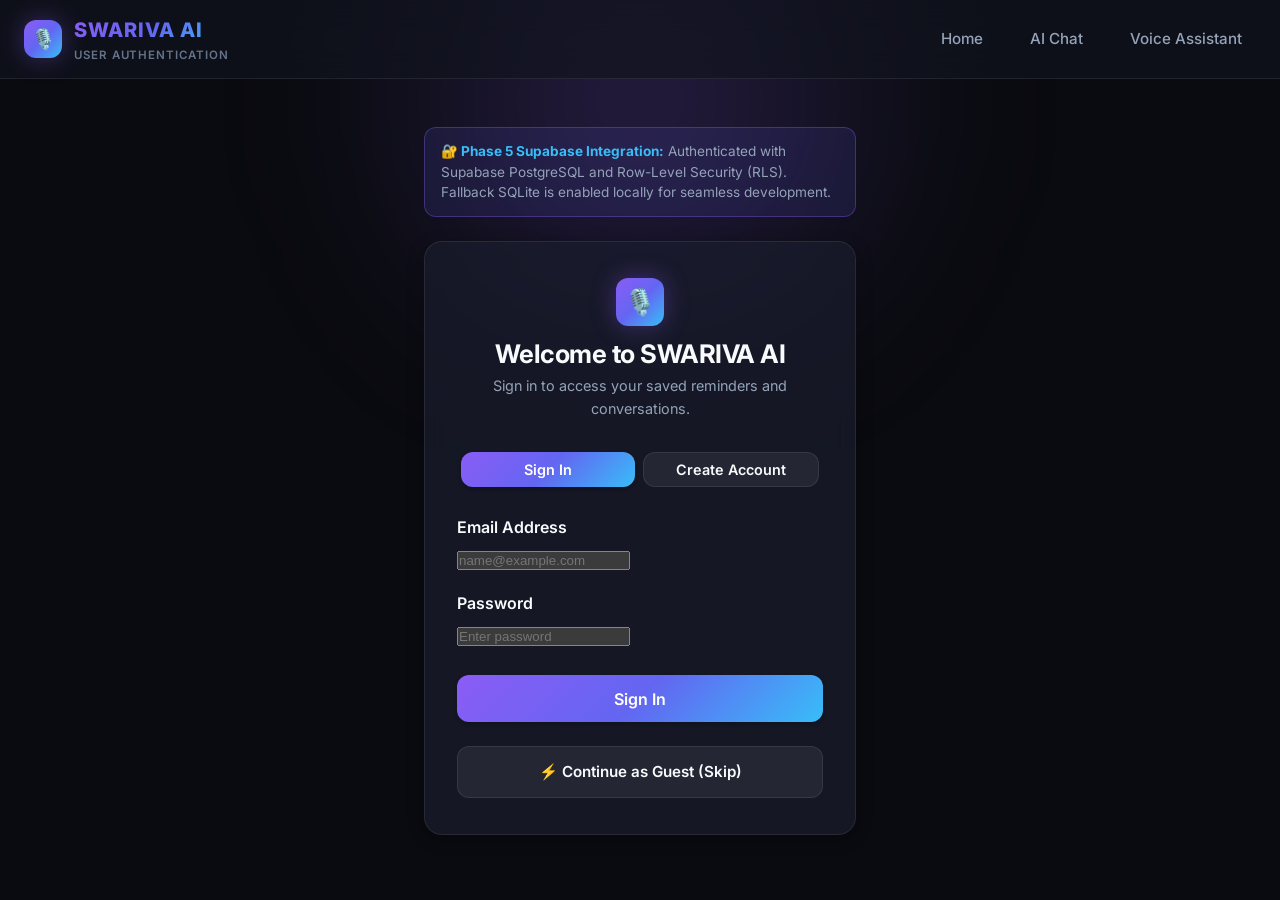
<file: frontend/auth.html>
<!DOCTYPE html>
<html lang="en">
<head>
  <meta charset="UTF-8">
  <meta name="viewport" content="width=device-width, initial-scale=1.0">
  <title>SWARIVA AI — Sign In / Sign Up</title>
  <link rel="stylesheet" href="css/variables.css">
  <link rel="stylesheet" href="css/style.css">
  <link rel="preconnect" href="https://fonts.googleapis.com">
  <link rel="preconnect" href="https://fonts.gstatic.com" crossorigin>
  <link href="https://fonts.googleapis.com/css2?family=Inter:wght@400;500;600;700;800&display=swap" rel="stylesheet">
</head>
<body>
  <div class="ambient-glow" aria-hidden="true"></div>

  <!-- Navigation -->
  <header class="navbar" role="banner">
    <a href="index.html" class="brand-container" aria-label="SWARIVA AI Home">
      <div class="brand-logo-icon">🎙️</div>
      <div class="brand-text-block">
        <span class="brand-title">SWARIVA AI</span>
        <span class="brand-tagline">User Authentication</span>
      </div>
    </a>

    <nav aria-label="Main Navigation">
      <ul class="nav-links">
        <li><a href="index.html" class="nav-link">Home</a></li>
        <li><a href="chat.html" class="nav-link">AI Chat</a></li>
        <li><a href="voice.html" class="nav-link">Voice Assistant</a></li>
      </ul>
    </nav>
  </header>

  <main class="container" style="max-width: 480px; padding-top: 3rem;">
    <!-- Architecture Notice -->
    <div style="background: rgba(99, 102, 241, 0.12); border: 1px solid var(--border-bright); padding: 0.85rem 1rem; border-radius: var(--radius-md); font-size: 0.85rem; color: var(--text-secondary); margin-bottom: 1.5rem; line-height: 1.5;">
      <strong style="color: var(--accent-cyan);">🔐 Phase 5 Supabase Integration:</strong>
      Authenticated with Supabase PostgreSQL and Row-Level Security (RLS). Fallback SQLite is enabled locally for seamless development.
    </div>

    <div class="card" style="padding: 2.25rem 2rem;">
      <div style="text-align: center; margin-bottom: 1.75rem;">
        <div class="brand-logo-icon" style="margin: 0 auto 0.75rem; width: 48px; height: 48px; font-size: 1.6rem;">🎙️</div>
        <h1 id="auth-title" style="font-size: 1.6rem;">Welcome to SWARIVA AI</h1>
        <p id="auth-subtitle" style="font-size: 0.9rem; margin-top: 0.25rem;">Sign in to access your saved reminders and conversations.</p>
      </div>

      <!-- Tab Switcher -->
      <div style="display: flex; gap: 0.5rem; margin-bottom: 1.5rem; background: var(--bg-surface); padding: 0.25rem; border-radius: var(--radius-md);">
        <button id="tab-login" class="btn btn-primary" style="flex: 1; padding: 0.5rem; font-size: 0.9rem;">Sign In</button>
        <button id="tab-signup" class="btn btn-secondary" style="flex: 1; padding: 0.5rem; font-size: 0.9rem;">Create Account</button>
      </div>

      <!-- Sign In Form -->
      <form id="form-login" style="display: flex; flex-direction: column; gap: 1.15rem;">
        <div>
          <label for="login-email" class="form-label" style="display: block; margin-bottom: 0.4rem; font-weight: 600;">Email Address</label>
          <input type="email" id="login-email" class="text-input" placeholder="name@example.com" required autocomplete="email">
        </div>

        <div>
          <label for="login-password" class="form-label" style="display: block; margin-bottom: 0.4rem; font-weight: 600;">Password</label>
          <input type="password" id="login-password" class="text-input" placeholder="Enter password" required autocomplete="current-password">
        </div>

        <button type="submit" id="btn-login-submit" class="btn btn-primary" style="width: 100%; padding: 0.85rem; font-size: 1rem; margin-top: 0.5rem;">
          Sign In
        </button>
      </form>

      <!-- Sign Up Form (hidden by default) -->
      <form id="form-signup" style="display: none; flex-direction: column; gap: 1.15rem;">
        <div>
          <label for="signup-name" class="form-label" style="display: block; margin-bottom: 0.4rem; font-weight: 600;">Full Name</label>
          <input type="text" id="signup-name" class="text-input" placeholder="e.g. Ramesh Kumar" required autocomplete="name">
        </div>

        <div>
          <label for="signup-email" class="form-label" style="display: block; margin-bottom: 0.4rem; font-weight: 600;">Email Address</label>
          <input type="email" id="signup-email" class="text-input" placeholder="name@example.com" required autocomplete="email">
        </div>

        <div>
          <label for="signup-password" class="form-label" style="display: block; margin-bottom: 0.4rem; font-weight: 600;">Password (min 6 chars)</label>
          <input type="password" id="signup-password" class="text-input" placeholder="Choose a secure password" minlength="6" required autocomplete="new-password">
        </div>

        <div>
          <label for="signup-lang" class="form-label" style="display: block; margin-bottom: 0.4rem; font-weight: 600;">Primary Language</label>
          <select id="signup-lang" class="select-input">
            <option value="auto">Auto-Detect</option>
            <option value="english">English (en-IN)</option>
            <option value="hindi">Hindi (hi-IN)</option>
            <option value="telugu">Telugu (te-IN)</option>
          </select>
        </div>

        <button type="submit" id="btn-signup-submit" class="btn btn-primary" style="width: 100%; padding: 0.85rem; font-size: 1rem; margin-top: 0.5rem;">
          Create Account
        </button>
      </form>

      <div style="margin-top: 1.5rem; text-align: center;">
        <a href="chat.html" class="btn btn-secondary" style="width: 100%; padding: 0.8rem; font-size: 0.95rem; text-align: center; display: block;">
          ⚡ Continue as Guest (Skip)
        </a>
      </div>
    </div>
  </main>

  <script src="js/config.js"></script>
  <script src="js/api.js"></script>
  <script>
    document.addEventListener('DOMContentLoaded', () => {
      const tabLogin = document.getElementById('tab-login');
      const tabSignup = document.getElementById('tab-signup');
      const formLogin = document.getElementById('form-login');
      const formSignup = document.getElementById('form-signup');
      const authTitle = document.getElementById('auth-title');
      const authSubtitle = document.getElementById('auth-subtitle');

      // Check if already authenticated
      const token = getAuthToken();
      if (token) {
        SwarivaAPI.auth.me().then(profile => {
          if (profile) {
            showToast(`Already signed in as ${profile.full_name || profile.email}`, 'info');
            setTimeout(() => { window.location.href = 'chat.html'; }, 1000);
          }
        }).catch(() => {});
      }

      tabLogin.addEventListener('click', () => {
        tabLogin.className = 'btn btn-primary';
        tabSignup.className = 'btn btn-secondary';
        formLogin.style.display = 'flex';
        formSignup.style.display = 'none';
        authTitle.textContent = 'Welcome to SWARIVA AI';
        authSubtitle.textContent = 'Sign in to access your saved reminders and conversations.';
      });

      tabSignup.addEventListener('click', () => {
        tabSignup.className = 'btn btn-primary';
        tabLogin.className = 'btn btn-secondary';
        formLogin.style.display = 'none';
        formSignup.style.display = 'flex';
        authTitle.textContent = 'Join SWARIVA AI';
        authSubtitle.textContent = 'Create an account for synchronized voice memory and settings.';
      });

      // Handle Login
      formLogin.addEventListener('submit', async (e) => {
        e.preventDefault();
        const email = document.getElementById('login-email').value.trim();
        const password = document.getElementById('login-password').value;
        const btn = document.getElementById('btn-login-submit');

        btn.disabled = true;
        btn.textContent = 'Signing in...';

        try {
          const res = await SwarivaAPI.auth.login({ email, password });
          showToast(`Welcome back, ${res.full_name || res.email}!`, 'success');
          setTimeout(() => {
            window.location.href = 'chat.html';
          }, 800);
        } catch (err) {
          showToast(err.message, 'error', 4500);
        } finally {
          btn.disabled = false;
          btn.textContent = 'Sign In';
        }
      });

      // Handle Sign Up
      formSignup.addEventListener('submit', async (e) => {
        e.preventDefault();
        const fullName = document.getElementById('signup-name').value.trim();
        const email = document.getElementById('signup-email').value.trim();
        const password = document.getElementById('signup-password').value;
        const preferredLanguage = document.getElementById('signup-lang').value;
        const btn = document.getElementById('btn-signup-submit');

        btn.disabled = true;
        btn.textContent = 'Creating account...';

        try {
          const res = await SwarivaAPI.auth.signup({
            fullName,
            email,
            password,
            preferredLanguage,
          });
          setStoredLanguage(preferredLanguage);
          showToast(`Account created! Welcome, ${res.full_name}!`, 'success');
          setTimeout(() => {
            window.location.href = 'chat.html';
          }, 800);
        } catch (err) {
          showToast(err.message, 'error', 4500);
        } finally {
          btn.disabled = false;
          btn.textContent = 'Create Account';
        }
      });
    });
  </script>
</body>
</html>
</file>
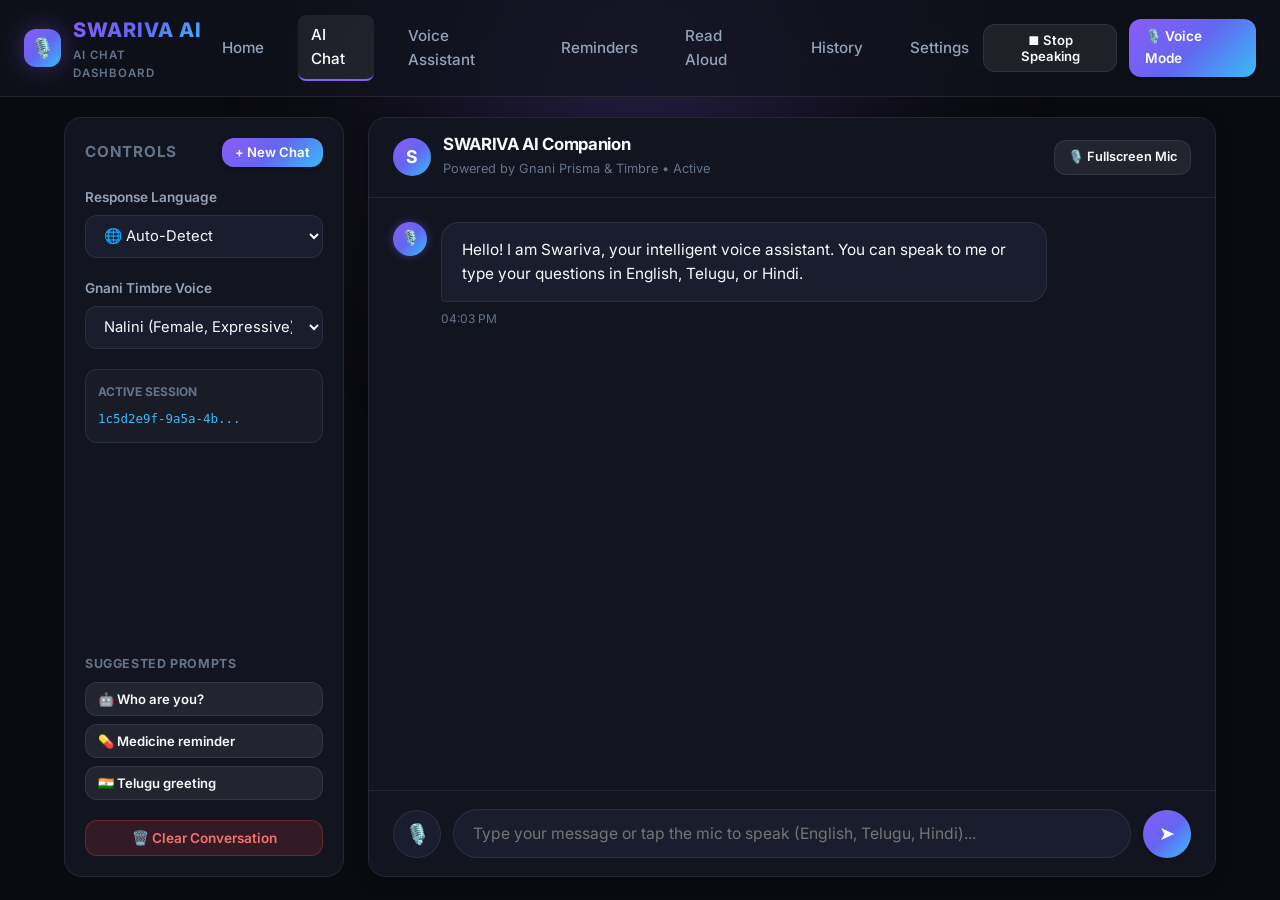
<file: frontend/chat.html>
<!DOCTYPE html>
<html lang="en">
<head>
  <meta charset="UTF-8">
  <meta name="viewport" content="width=device-width, initial-scale=1.0">
  <title>SWARIVA AI — Chat Dashboard</title>
  <link rel="stylesheet" href="css/variables.css">
  <link rel="stylesheet" href="css/style.css">
  <link rel="stylesheet" href="css/chat.css">
  <link rel="preconnect" href="https://fonts.googleapis.com">
  <link rel="preconnect" href="https://fonts.gstatic.com" crossorigin>
  <link href="https://fonts.googleapis.com/css2?family=Inter:wght@400;500;600;700;800&display=swap" rel="stylesheet">
</head>
<body>
  <div class="ambient-glow" aria-hidden="true"></div>

  <!-- Navigation -->
  <header class="navbar" role="banner">
    <a href="index.html" class="brand-container" aria-label="SWARIVA AI Home">
      <div class="brand-logo-icon">🎙️</div>
      <div class="brand-text-block">
        <span class="brand-title">SWARIVA AI</span>
        <span class="brand-tagline">AI Chat Dashboard</span>
      </div>
    </a>

    <nav aria-label="Main Navigation">
      <ul class="nav-links">
        <li><a href="index.html" class="nav-link">Home</a></li>
        <li><a href="chat.html" class="nav-link active">AI Chat</a></li>
        <li><a href="voice.html" class="nav-link">Voice Assistant</a></li>
        <li><a href="reminders.html" class="nav-link">Reminders</a></li>
        <li><a href="read_aloud.html" class="nav-link">Read Aloud</a></li>
        <li><a href="history.html" class="nav-link">History</a></li>
        <li><a href="settings.html" class="nav-link">Settings</a></li>
      </ul>
    </nav>

    <div class="header-actions">
      <button id="stop-audio-btn" class="btn btn-secondary" style="padding: 0.45rem 0.85rem; font-size: 0.82rem;" title="Halt current voice speech">
        ⏹ Stop Speaking
      </button>
      <a href="voice.html" class="btn btn-primary" style="padding: 0.45rem 1rem; font-size: 0.85rem;">
        🎙️ Voice Mode
      </a>
    </div>
  </header>

  <!-- Main Chat Workspace -->
  <main class="container" style="padding-top: 1.25rem; padding-bottom: 1.25rem;">
    <div class="chat-layout">
      <!-- Sidebar -->
      <aside class="chat-sidebar" role="complementary" aria-label="Chat Controls and Sessions">
        <div class="sidebar-header">
          <span class="sidebar-title">Controls</span>
          <button id="new-chat-btn" class="btn btn-primary" style="padding: 0.4rem 0.8rem; font-size: 0.82rem;" title="Start a fresh conversation">
            + New Chat
          </button>
        </div>

        <!-- Language Preference -->
        <div class="lang-selector-box">
          <label for="language-select" class="form-label">Response Language</label>
          <select id="language-select" class="select-input">
            <option value="auto">🌐 Auto-Detect</option>
            <option value="english">🇬🇧 English (en-IN)</option>
            <option value="hindi">🇮🇳 Hindi (hi-IN)</option>
            <option value="telugu">🇮🇳 Telugu (te-IN)</option>
          </select>
        </div>

        <!-- Voice Preference -->
        <div class="lang-selector-box">
          <label for="voice-select" class="form-label">Gnani Timbre Voice</label>
          <select id="voice-select" class="select-input">
            <option value="Nalini">Nalini (Female, Expressive)</option>
            <option value="Kaveri">Kaveri (Female, Bright)</option>
            <option value="Deepak">Deepak (Male, Conversational)</option>
          </select>
        </div>

        <!-- Active Session Info -->
        <div style="background: rgba(255, 255, 255, 0.03); border: 1px solid var(--border-subtle); padding: 0.75rem; border-radius: var(--radius-md);">
          <span style="font-size: 0.75rem; color: var(--text-muted); text-transform: uppercase; font-weight: 700; display: block; margin-bottom: 4px;">Active Session</span>
          <code id="session-display" style="font-size: 0.78rem; color: var(--accent-cyan); word-break: break-all;">Loading...</code>
        </div>

        <!-- Quick Prompts -->
        <div style="display: flex; flex-direction: column; gap: 0.5rem; margin-top: auto;">
          <span class="sidebar-title" style="font-size: 0.78rem;">Suggested Prompts</span>
          <button class="btn btn-secondary" style="text-align: left; justify-content: flex-start; padding: 0.5rem 0.75rem; font-size: 0.82rem;" onclick="document.getElementById('chat-input').value='Who are you and how can you help me?'; document.getElementById('send-btn').click();">
            🤖 Who are you?
          </button>
          <button class="btn btn-secondary" style="text-align: left; justify-content: flex-start; padding: 0.5rem 0.75rem; font-size: 0.82rem;" onclick="document.getElementById('chat-input').value='Remind me to take my medicine at 8 PM'; document.getElementById('send-btn').click();">
            💊 Medicine reminder
          </button>
          <button class="btn btn-secondary" style="text-align: left; justify-content: flex-start; padding: 0.5rem 0.75rem; font-size: 0.82rem;" onclick="document.getElementById('chat-input').value='నమస్కారం! మీరు నాకు ఎలా సహాయం చేయగలరు?'; document.getElementById('send-btn').click();">
            🇮🇳 Telugu greeting
          </button>
        </div>

        <!-- Clear Session Context -->
        <button id="clear-chat-btn" class="btn btn-danger" style="width: 100%; font-size: 0.85rem; padding: 0.55rem;">
          🗑️ Clear Conversation
        </button>
      </aside>

      <!-- Main Conversation Stream -->
      <section class="chat-main" role="main" aria-label="Conversation with Swariva AI">
        <!-- Header -->
        <div class="chat-main-header">
          <div class="chat-header-info">
            <div class="chat-agent-avatar">S</div>
            <div class="chat-agent-meta">
              <h3>SWARIVA AI Companion</h3>
              <span>Powered by Gnani Prisma & Timbre • Active</span>
            </div>
          </div>
          <div style="display: flex; gap: 0.5rem;">
            <a href="voice.html" class="btn btn-secondary" style="padding: 0.4rem 0.8rem; font-size: 0.8rem;">
              🎙️ Fullscreen Mic
            </a>
          </div>
        </div>

        <!-- Messages Stream -->
        <div id="conversation-stream" class="conversation-stream" role="log" aria-live="polite">
          <!-- Populated dynamically by chat.js -->
        </div>

        <!-- Active Recording Waveform Banner -->
        <div id="recording-bar" class="recording-bar" role="region" aria-label="Microphone Recording in Progress">
          <div style="display: flex; align-items: center; gap: 0.75rem;">
            <span class="status-dot" style="background: #ef4444;"></span>
            <span>Recording your voice for Gnani Prisma STT...</span>
            <span id="recording-timer" style="font-weight: 700; color: #fff;">00:00 / 00:30</span>
          </div>
          <button class="btn btn-danger" style="padding: 0.25rem 0.75rem; font-size: 0.78rem;" onclick="document.getElementById('mic-btn').click();">
            Stop & Process
          </button>
        </div>

        <!-- Input Bar -->
        <div class="chat-input-container">
          <canvas id="chat-waveform" class="waveform-canvas" height="35" style="height: 35px; display: none;"></canvas>

          <div class="input-row">
            <button id="mic-btn" class="mic-toggle-btn" title="Speak to Swariva AI via Gnani Prisma (click to record)" aria-label="Voice input toggle">
              🎙️
            </button>
            <input
              type="text"
              id="chat-input"
              class="chat-input"
              placeholder="Type your message or tap the mic to speak (English, Telugu, Hindi)..."
              autocomplete="off"
              aria-label="Your message to Swariva AI"
            />
            <button id="send-btn" class="send-btn" title="Send message" aria-label="Send message">
              ➤
            </button>
          </div>
        </div>
      </section>
    </div>
  </main>

  <script src="js/config.js"></script>
  <script src="js/api.js"></script>
  <script src="js/audio.js"></script>
  <script src="js/recorder.js"></script>
  <script src="js/chat.js"></script>
</body>
</html>
</file>
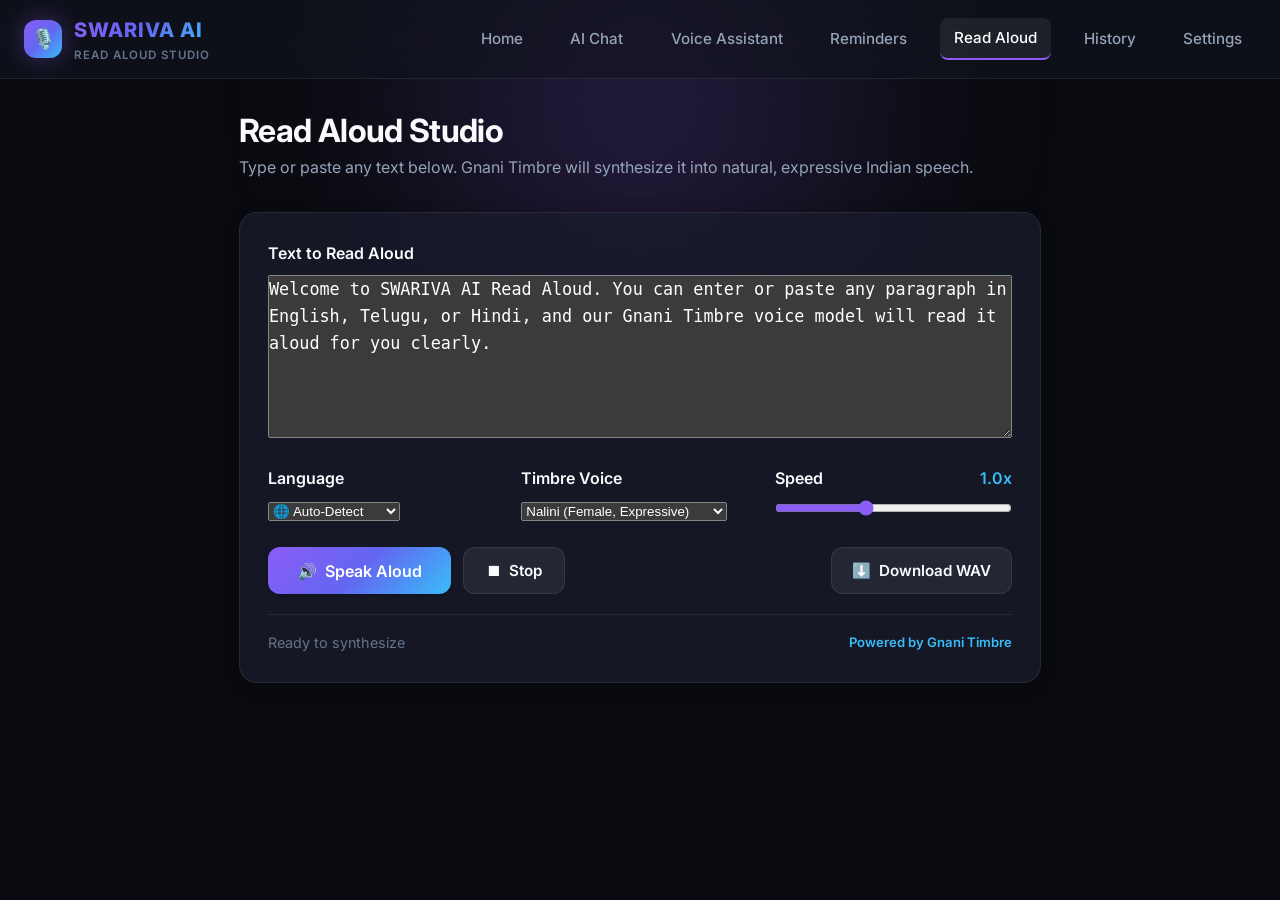
<file: frontend/read_aloud.html>
<!DOCTYPE html>
<html lang="en">
<head>
  <meta charset="UTF-8">
  <meta name="viewport" content="width=device-width, initial-scale=1.0">
  <title>SWARIVA AI — Read Aloud Studio</title>
  <link rel="stylesheet" href="css/variables.css">
  <link rel="stylesheet" href="css/style.css">
  <link rel="preconnect" href="https://fonts.googleapis.com">
  <link rel="preconnect" href="https://fonts.gstatic.com" crossorigin>
  <link href="https://fonts.googleapis.com/css2?family=Inter:wght@400;500;600;700;800&display=swap" rel="stylesheet">
</head>
<body>
  <div class="ambient-glow" aria-hidden="true"></div>

  <!-- Navigation -->
  <header class="navbar" role="banner">
    <a href="index.html" class="brand-container" aria-label="SWARIVA AI Home">
      <div class="brand-logo-icon">🎙️</div>
      <div class="brand-text-block">
        <span class="brand-title">SWARIVA AI</span>
        <span class="brand-tagline">Read Aloud Studio</span>
      </div>
    </a>

    <nav aria-label="Main Navigation">
      <ul class="nav-links">
        <li><a href="index.html" class="nav-link">Home</a></li>
        <li><a href="chat.html" class="nav-link">AI Chat</a></li>
        <li><a href="voice.html" class="nav-link">Voice Assistant</a></li>
        <li><a href="reminders.html" class="nav-link">Reminders</a></li>
        <li><a href="read_aloud.html" class="nav-link active">Read Aloud</a></li>
        <li><a href="history.html" class="nav-link">History</a></li>
        <li><a href="settings.html" class="nav-link">Settings</a></li>
      </ul>
    </nav>
  </header>

  <main class="container" style="max-width: 850px; padding-top: 2rem;">
    <div style="margin-bottom: 2rem;">
      <h1 style="font-size: 2rem;">Read Aloud Studio</h1>
      <p style="margin-top: 0.25rem;">Type or paste any text below. Gnani Timbre will synthesize it into natural, expressive Indian speech.</p>
    </div>

    <div class="card" style="margin-bottom: 2rem;">
      <div style="margin-bottom: 1.25rem;">
        <label for="read-text-input" class="form-label" style="display: block; margin-bottom: 0.5rem; font-weight: 600;">Text to Read Aloud</label>
        <textarea
          id="read-text-input"
          class="text-input"
          rows="6"
          placeholder="Paste articles, letters, study notes, or questions in English, Telugu, or Hindi here..."
          style="width: 100%; resize: vertical; font-size: 1.05rem; line-height: 1.6;"
        ></textarea>
      </div>

      <!-- Controls Grid -->
      <div style="display: grid; grid-template-columns: repeat(auto-fit, minmax(200px, 1fr)); gap: 1rem; margin-bottom: 1.5rem;">
        <div>
          <label for="read-lang-select" class="form-label" style="display: block; margin-bottom: 0.4rem; font-weight: 600;">Language</label>
          <select id="read-lang-select" class="select-input">
            <option value="auto">🌐 Auto-Detect</option>
            <option value="english">🇬🇧 English (en-IN)</option>
            <option value="hindi">🇮🇳 Hindi (hi-IN)</option>
            <option value="telugu">🇮🇳 Telugu (te-IN)</option>
          </select>
        </div>

        <div>
          <label for="read-voice-select" class="form-label" style="display: block; margin-bottom: 0.4rem; font-weight: 600;">Timbre Voice</label>
          <select id="read-voice-select" class="select-input">
            <option value="Nalini">Nalini (Female, Expressive)</option>
            <option value="Kaveri">Kaveri (Female, Bright)</option>
            <option value="Deepak">Deepak (Male, Conversational)</option>
          </select>
        </div>

        <div>
          <label for="read-speed-slider" class="form-label" style="display: flex; justify-content: space-between; margin-bottom: 0.4rem; font-weight: 600;">
            <span>Speed</span>
            <span id="read-speed-label" style="color: var(--accent-cyan);">1.0x</span>
          </label>
          <input
            type="range"
            id="read-speed-slider"
            min="0.7"
            max="1.5"
            step="0.1"
            value="1.0"
            style="width: 100%; accent-color: var(--primary-purple); cursor: pointer;"
          >
        </div>
      </div>

      <!-- Action Buttons -->
      <div style="display: flex; align-items: center; justify-content: space-between; flex-wrap: wrap; gap: 1rem;">
        <div style="display: flex; gap: 0.75rem;">
          <button id="speak-aloud-btn" class="btn btn-primary" style="padding: 0.8rem 1.8rem; font-size: 1rem;">
            <span>🔊</span> Speak Aloud
          </button>
          <button id="stop-aloud-btn" class="btn btn-secondary" style="padding: 0.8rem 1.4rem;">
            <span>⏹</span> Stop
          </button>
        </div>

        <div>
          <button id="download-audio-btn" class="btn btn-secondary" style="padding: 0.8rem 1.25rem;" disabled>
            <span>⬇️</span> Download WAV
          </button>
        </div>
      </div>

      <!-- Live Playback Status -->
      <div style="margin-top: 1.25rem; padding-top: 1rem; border-top: 1px solid var(--border-subtle); display: flex; align-items: center; justify-content: space-between;">
        <span id="read-status-label" style="font-size: 0.9rem; color: var(--text-muted);">Ready to synthesize</span>
        <span style="font-size: 0.82rem; color: var(--accent-cyan); font-weight: 600;">Powered by Gnani Timbre</span>
      </div>
    </div>
  </main>

  <script src="js/config.js"></script>
  <script src="js/api.js"></script>
  <script src="js/audio.js"></script>
  <script src="js/read_aloud.js"></script>
</body>
</html>
</file>
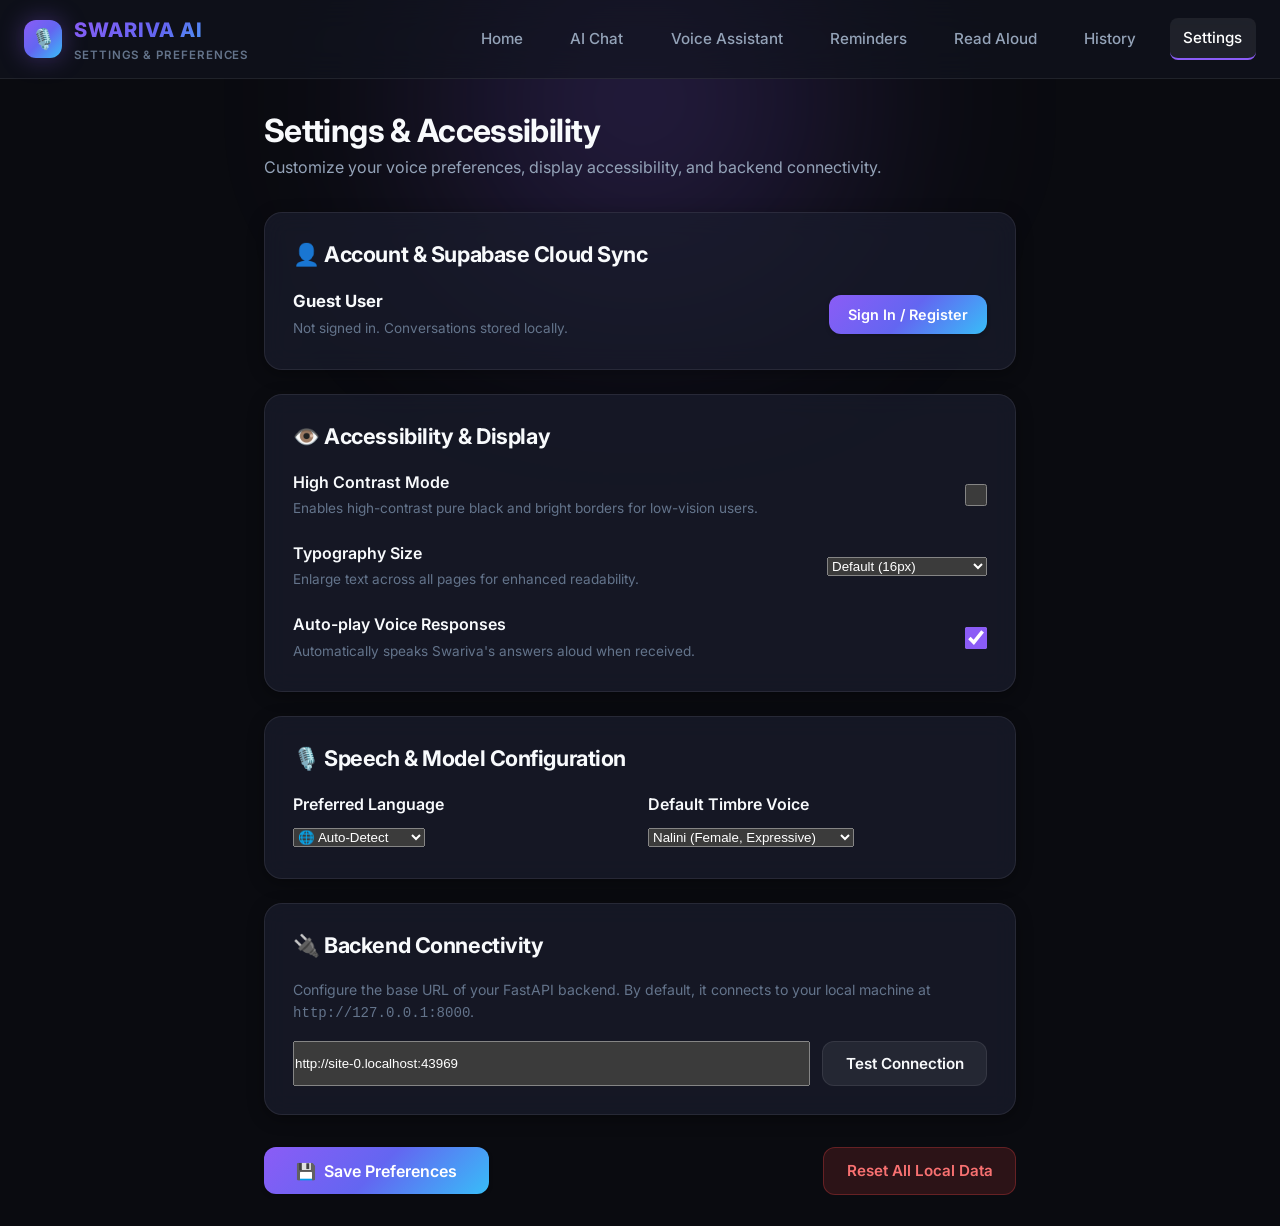
<file: frontend/settings.html>
<!DOCTYPE html>
<html lang="en">
<head>
  <meta charset="UTF-8">
  <meta name="viewport" content="width=device-width, initial-scale=1.0">
  <title>SWARIVA AI — Settings & Accessibility</title>
  <link rel="stylesheet" href="css/variables.css">
  <link rel="stylesheet" href="css/style.css">
  <link rel="preconnect" href="https://fonts.googleapis.com">
  <link rel="preconnect" href="https://fonts.gstatic.com" crossorigin>
  <link href="https://fonts.googleapis.com/css2?family=Inter:wght@400;500;600;700;800&display=swap" rel="stylesheet">
</head>
<body>
  <div class="ambient-glow" aria-hidden="true"></div>

  <!-- Navigation -->
  <header class="navbar" role="banner">
    <a href="index.html" class="brand-container" aria-label="SWARIVA AI Home">
      <div class="brand-logo-icon">🎙️</div>
      <div class="brand-text-block">
        <span class="brand-title">SWARIVA AI</span>
        <span class="brand-tagline">Settings & Preferences</span>
      </div>
    </a>

    <nav aria-label="Main Navigation">
      <ul class="nav-links">
        <li><a href="index.html" class="nav-link">Home</a></li>
        <li><a href="chat.html" class="nav-link">AI Chat</a></li>
        <li><a href="voice.html" class="nav-link">Voice Assistant</a></li>
        <li><a href="reminders.html" class="nav-link">Reminders</a></li>
        <li><a href="read_aloud.html" class="nav-link">Read Aloud</a></li>
        <li><a href="history.html" class="nav-link">History</a></li>
        <li><a href="settings.html" class="nav-link active">Settings</a></li>
      </ul>
    </nav>
  </header>

  <main class="container" style="max-width: 800px; padding-top: 2rem;">
    <div style="margin-bottom: 2rem;">
      <h1 style="font-size: 2rem;">Settings & Accessibility</h1>
      <p style="margin-top: 0.25rem;">Customize your voice preferences, display accessibility, and backend connectivity.</p>
    </div>

    <!-- Section 0: User Profile & Supabase Auth -->
    <div class="card" style="margin-bottom: 1.5rem;">
      <h3 style="margin-bottom: 1.25rem;">👤 Account & Supabase Cloud Sync</h3>
      <div id="account-status-card" style="display: flex; align-items: center; justify-content: space-between; flex-wrap: wrap; gap: 1rem;">
        <div>
          <span id="account-display-name" style="font-weight: 700; font-size: 1.05rem; display: block;">Guest User</span>
          <span id="account-display-email" style="font-size: 0.85rem; color: var(--text-muted);">Not signed in. Conversations stored locally.</span>
        </div>
        <div id="account-actions">
          <a href="auth.html" id="btn-account-auth" class="btn btn-primary" style="padding: 0.5rem 1.2rem; font-size: 0.9rem;">Sign In / Register</a>
        </div>
      </div>
    </div>

    <!-- Section 1: Accessibility Options -->
    <div class="card" style="margin-bottom: 1.5rem;">
      <h3 style="margin-bottom: 1.25rem;">👁️ Accessibility & Display</h3>

      <div style="display: flex; flex-direction: column; gap: 1.25rem;">
        <!-- High Contrast Mode -->
        <div style="display: flex; align-items: center; justify-content: space-between; gap: 1rem;">
          <div>
            <label for="setting-contrast" style="font-weight: 600; font-size: 1rem; display: block;">High Contrast Mode</label>
            <span style="font-size: 0.85rem; color: var(--text-muted);">Enables high-contrast pure black and bright borders for low-vision users.</span>
          </div>
          <input type="checkbox" id="setting-contrast" style="width: 22px; height: 22px; accent-color: var(--primary-purple); cursor: pointer;">
        </div>

        <!-- Font Size -->
        <div style="display: flex; align-items: center; justify-content: space-between; gap: 1rem;">
          <div>
            <label for="setting-fontsize" style="font-weight: 600; font-size: 1rem; display: block;">Typography Size</label>
            <span style="font-size: 0.85rem; color: var(--text-muted);">Enlarge text across all pages for enhanced readability.</span>
          </div>
          <select id="setting-fontsize" class="select-input" style="width: 160px;">
            <option value="normal">Default (16px)</option>
            <option value="large">Large (18px)</option>
            <option value="xlarge">Extra Large (20px)</option>
          </select>
        </div>

        <!-- Auto-play Audio -->
        <div style="display: flex; align-items: center; justify-content: space-between; gap: 1rem;">
          <div>
            <label for="setting-autoplay" style="font-weight: 600; font-size: 1rem; display: block;">Auto-play Voice Responses</label>
            <span style="font-size: 0.85rem; color: var(--text-muted);">Automatically speaks Swariva's answers aloud when received.</span>
          </div>
          <input type="checkbox" id="setting-autoplay" checked style="width: 22px; height: 22px; accent-color: var(--primary-purple); cursor: pointer;">
        </div>
      </div>
    </div>

    <!-- Section 2: Speech & Language Preferences -->
    <div class="card" style="margin-bottom: 1.5rem;">
      <h3 style="margin-bottom: 1.25rem;">🎙️ Speech & Model Configuration</h3>

      <div style="display: grid; grid-template-columns: repeat(auto-fit, minmax(240px, 1fr)); gap: 1rem;">
        <div>
          <label for="setting-lang" class="form-label" style="display: block; margin-bottom: 0.4rem; font-weight: 600;">Preferred Language</label>
          <select id="setting-lang" class="select-input">
            <option value="auto">🌐 Auto-Detect</option>
            <option value="english">🇬🇧 English (en-IN)</option>
            <option value="hindi">🇮🇳 Hindi (hi-IN)</option>
            <option value="telugu">🇮🇳 Telugu (te-IN)</option>
          </select>
        </div>

        <div>
          <label for="setting-voice" class="form-label" style="display: block; margin-bottom: 0.4rem; font-weight: 600;">Default Timbre Voice</label>
          <select id="setting-voice" class="select-input">
            <option value="Nalini">Nalini (Female, Expressive)</option>
            <option value="Kaveri">Kaveri (Female, Bright)</option>
            <option value="Deepak">Deepak (Male, Conversational)</option>
          </select>
        </div>
      </div>
    </div>

    <!-- Section 3: Backend API Connection -->
    <div class="card" style="margin-bottom: 1.5rem;">
      <h3 style="margin-bottom: 1.25rem;">🔌 Backend Connectivity</h3>
      <p style="font-size: 0.88rem; color: var(--text-muted); margin-bottom: 1rem;">
        Configure the base URL of your FastAPI backend. By default, it connects to your local machine at <code>http://127.0.0.1:8000</code>.
      </p>

      <div style="display: flex; gap: 0.75rem; flex-wrap: wrap;">
        <input type="text" id="setting-api-url" class="text-input" style="flex: 1; min-width: 250px;" placeholder="http://127.0.0.1:8000">
        <button id="test-conn-btn" class="btn btn-secondary">
          Test Connection
        </button>
      </div>
    </div>

    <!-- Section 4: Save & Reset -->
    <div style="display: flex; align-items: center; justify-content: space-between; flex-wrap: wrap; gap: 1rem; margin-top: 2rem;">
      <button id="save-settings-btn" class="btn btn-primary" style="padding: 0.85rem 2rem; font-size: 1rem;">
        <span>💾</span> Save Preferences
      </button>

      <button id="reset-data-btn" class="btn btn-danger" style="padding: 0.85rem 1.4rem;">
        Reset All Local Data
      </button>
    </div>
  </main>

  <script src="js/config.js"></script>
  <script src="js/api.js"></script>
  <script src="js/settings.js"></script>
</body>
</html>
</file>
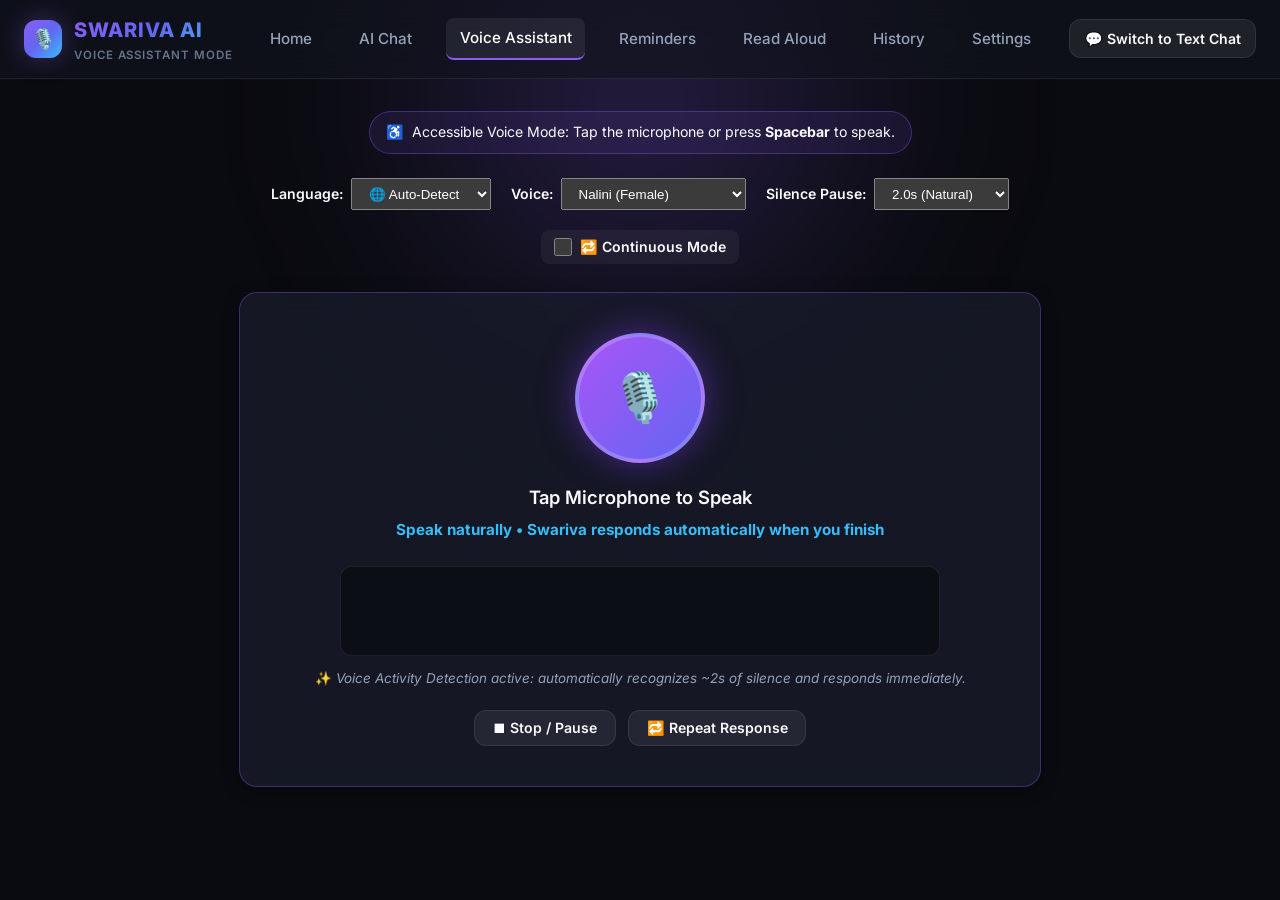
<file: frontend/voice.html>
<!DOCTYPE html>
<html lang="en">
<head>
  <meta charset="UTF-8">
  <meta name="viewport" content="width=device-width, initial-scale=1.0">
  <title>SWARIVA AI — Voice Assistant</title>
  <link rel="stylesheet" href="css/variables.css">
  <link rel="stylesheet" href="css/style.css">
  <link rel="preconnect" href="https://fonts.googleapis.com">
  <link rel="preconnect" href="https://fonts.gstatic.com" crossorigin>
  <link href="https://fonts.googleapis.com/css2?family=Inter:wght@400;500;600;700;800&display=swap" rel="stylesheet">
</head>
<body>
  <div class="ambient-glow" aria-hidden="true"></div>

  <!-- Navigation -->
  <header class="navbar" role="banner">
    <a href="index.html" class="brand-container" aria-label="SWARIVA AI Home">
      <div class="brand-logo-icon">🎙️</div>
      <div class="brand-text-block">
        <span class="brand-title">SWARIVA AI</span>
        <span class="brand-tagline">Voice Assistant Mode</span>
      </div>
    </a>

    <nav aria-label="Main Navigation">
      <ul class="nav-links">
        <li><a href="index.html" class="nav-link">Home</a></li>
        <li><a href="chat.html" class="nav-link">AI Chat</a></li>
        <li><a href="voice.html" class="nav-link active">Voice Assistant</a></li>
        <li><a href="reminders.html" class="nav-link">Reminders</a></li>
        <li><a href="read_aloud.html" class="nav-link">Read Aloud</a></li>
        <li><a href="history.html" class="nav-link">History</a></li>
        <li><a href="settings.html" class="nav-link">Settings</a></li>
      </ul>
    </nav>

    <div class="header-actions">
      <a href="chat.html" class="btn btn-secondary" style="padding: 0.45rem 0.9rem; font-size: 0.88rem;">
        💬 Switch to Text Chat
      </a>
    </div>
  </header>

  <main class="container" style="max-width: 850px; text-align: center; padding-top: 2rem;">
    <!-- Accessibility Announcement -->
    <div style="background: rgba(139, 92, 246, 0.1); border: 1px solid var(--border-bright); padding: 0.6rem 1rem; border-radius: var(--radius-full); display: inline-flex; align-items: center; gap: 0.5rem; margin-bottom: 1.5rem; font-size: 0.88rem;">
      <span>♿</span>
      <span>Accessible Voice Mode: Tap the microphone or press <strong>Spacebar</strong> to speak.</span>
    </div>

    <!-- Language, Voice & VAD Controls Bar -->
    <div style="display: flex; justify-content: center; gap: 1.25rem; flex-wrap: wrap; margin-bottom: 1.75rem;">
      <div style="display: flex; align-items: center; gap: 0.5rem;">
        <label for="voice-page-lang" style="font-size: 0.88rem; font-weight: 600;">Language:</label>
        <select id="voice-page-lang" class="select-input" style="width: auto; padding: 0.4rem 0.8rem;">
          <option value="auto">🌐 Auto-Detect</option>
          <option value="english">🇬🇧 English</option>
          <option value="hindi">🇮🇳 Hindi</option>
          <option value="telugu">🇮🇳 Telugu</option>
        </select>
      </div>

      <div style="display: flex; align-items: center; gap: 0.5rem;">
        <label for="voice-page-voice" style="font-size: 0.88rem; font-weight: 600;">Voice:</label>
        <select id="voice-page-voice" class="select-input" style="width: auto; padding: 0.4rem 0.8rem;">
          <option value="Nalini">Nalini (Female)</option>
          <option value="Kaveri">Kaveri (Female, Bright)</option>
          <option value="Deepak">Deepak (Male)</option>
        </select>
      </div>

      <div style="display: flex; align-items: center; gap: 0.5rem;">
        <label for="silence-timeout-select" style="font-size: 0.88rem; font-weight: 600;">Silence Pause:</label>
        <select id="silence-timeout-select" class="select-input" style="width: auto; padding: 0.4rem 0.8rem;" title="Automatic silence duration before finalizing recording">
          <option value="1000">1.0s (Fast)</option>
          <option value="1500">1.5s</option>
          <option value="2000" selected>2.0s (Natural)</option>
          <option value="2500">2.5s</option>
          <option value="3000">3.0s (Relaxed)</option>
        </select>
      </div>

      <div style="display: flex; align-items: center; gap: 0.5rem; background: rgba(255, 255, 255, 0.05); padding: 0.35rem 0.8rem; border-radius: var(--radius-sm); border: 1px solid var(--border-color);">
        <input type="checkbox" id="continuous-mode-toggle" style="width: 1.1rem; height: 1.1rem; accent-color: var(--primary-purple); cursor: pointer;">
        <label for="continuous-mode-toggle" style="font-size: 0.88rem; font-weight: 600; cursor: pointer; user-select: none;">
          🔁 Continuous Mode
        </label>
      </div>
    </div>

    <!-- Giant Central Microphone Interaction -->
    <div class="card mic-hero-container" style="background: var(--bg-card); border-color: var(--border-bright); margin-bottom: 2rem;">
      <button
        id="giant-mic-btn"
        class="giant-mic-btn"
        aria-label="Start Voice Recording. Press to speak into Swariva AI."
        title="Click to start/stop speaking"
      >
        🎙️
      </button>

      <div id="mic-status-label" class="mic-status-label" role="status" aria-live="assertive">
        Tap Microphone to Speak
      </div>
      <div id="mic-timer" class="mic-timer">Speak naturally • Swariva responds automatically when you finish</div>

      <!-- Real-time Web Audio API Waveform -->
      <div style="width: 100%; max-width: 600px; margin-top: 1.5rem;">
        <canvas id="voice-waveform" class="waveform-canvas" width="600" height="90" aria-label="Audio Waveform Visualization"></canvas>
      </div>

      <p style="font-size: 0.84rem; color: var(--text-secondary); margin-top: 0.75rem; margin-bottom: 0;">
        ✨ <em>Voice Activity Detection active: automatically recognizes ~2s of silence and responds immediately.</em>
      </p>

      <!-- Playback Control Bar -->
      <div style="display: flex; gap: 0.75rem; margin-top: 1.25rem; flex-wrap: wrap; justify-content: center;">
        <button id="cancel-recording-btn" class="btn btn-secondary" style="font-size: 0.88rem; padding: 0.55rem 1.1rem; display: none;">
          ❌ Cancel
        </button>
        <button id="stop-speech-btn" class="btn btn-secondary" style="font-size: 0.88rem; padding: 0.55rem 1.1rem;">
          ⏹ Stop / Pause
        </button>
        <button id="repeat-speech-btn" class="btn btn-secondary" style="font-size: 0.88rem; padding: 0.55rem 1.1rem;" disabled>
          🔁 Repeat Response
        </button>
      </div>
    </div>

    <!-- Real-time Recognized User Transcription Card -->
    <div id="transcript-display-card" class="card" style="display: none; text-align: left; margin-bottom: 1.25rem; border-left: 4px solid var(--accent-cyan);">
      <span style="font-size: 0.8rem; text-transform: uppercase; letter-spacing: 0.05em; color: var(--accent-cyan); font-weight: 700;">
        You Said (Gnani Prisma STT)
      </span>
      <p id="user-transcript-text" style="font-size: 1.25rem; font-weight: 600; color: var(--text-primary); margin-top: 0.5rem; line-height: 1.4;">
        —
      </p>
    </div>

    <!-- Assistant Spoken Response Card -->
    <div id="response-display-card" class="card" style="display: none; text-align: left; border-left: 4px solid var(--primary-purple);">
      <span style="font-size: 0.8rem; text-transform: uppercase; letter-spacing: 0.05em; color: var(--text-highlight); font-weight: 700;">
        Swariva AI (Spoken via Gnani Timbre TTS)
      </span>
      <p id="assistant-response-text" style="font-size: 1.2rem; color: var(--text-primary); margin-top: 0.5rem; line-height: 1.5;">
        —
      </p>
    </div>
  </main>

  <script src="js/config.js"></script>
  <script src="js/api.js"></script>
  <script src="js/audio.js"></script>
  <script src="js/recorder.js"></script>
  <script src="js/voice.js"></script>
  <script>
    // Keyboard accessibility: Press Spacebar to toggle microphone
    window.addEventListener('keydown', (e) => {
      if (e.code === 'Space' && e.target === document.body) {
        e.preventDefault();
        const mic = document.getElementById('giant-mic-btn');
        if (mic) mic.click();
      }
    });
  </script>
</body>
</html>
</file>
<file: frontend/css/variables.css>
/* ==========================================================================
   SWARIVA AI — Design Tokens & CSS Variables
   Theme: Premium Dark with Cyber-Indigo & Royal-Purple Accents
   ========================================================================== */

:root {
  /* Color Palette - Dark Premium */
  --bg-primary: #0a0b10;
  --bg-secondary: #121420;
  --bg-tertiary: #1a1d2e;
  --bg-card: rgba(26, 29, 46, 0.7);
  --bg-card-hover: rgba(35, 39, 62, 0.85);
  --bg-glass: rgba(18, 20, 32, 0.65);

  /* Primary Brand Gradients & Accents */
  --primary-purple: #8b5cf6;
  --primary-indigo: #6366f1;
  --accent-cyan: #38bdf8;
  --accent-teal: #14b8a6;
  --accent-pink: #ec4899;
  
  --gradient-brand: linear-gradient(135deg, #8b5cf6 0%, #6366f1 50%, #38bdf8 100%);
  --gradient-glow: radial-gradient(circle at center, rgba(139, 92, 246, 0.25) 0%, transparent 70%);
  --gradient-card: linear-gradient(180deg, rgba(255, 255, 255, 0.04) 0%, rgba(255, 255, 255, 0.01) 100%);
  --gradient-mic: linear-gradient(135deg, #a855f7 0%, #6366f1 100%);
  --gradient-mic-active: linear-gradient(135deg, #ef4444 0%, #f43f5e 100%);

  /* Text Colors */
  --text-primary: #f8fafc;
  --text-secondary: #94a3b8;
  --text-muted: #64748b;
  --text-highlight: #c084fc;

  /* Borders & Dividers */
  --border-subtle: rgba(255, 255, 255, 0.08);
  --border-bright: rgba(139, 92, 246, 0.35);
  --border-focus: #8b5cf6;

  /* Status Colors */
  --status-success: #10b981;
  --status-warning: #f59e0b;
  --status-danger: #ef4444;
  --status-info: #38bdf8;

  /* Typography */
  --font-family: 'Inter', -apple-system, BlinkMacSystemFont, 'Segoe UI', Roboto, Helvetica, Arial, sans-serif;
  --font-size-base: 16px;
  --line-height-base: 1.6;

  /* Spacing */
  --spacing-xs: 0.25rem;
  --spacing-sm: 0.5rem;
  --spacing-md: 1rem;
  --spacing-lg: 1.5rem;
  --spacing-xl: 2rem;
  --spacing-2xl: 3rem;

  /* Border Radii */
  --radius-sm: 8px;
  --radius-md: 12px;
  --radius-lg: 18px;
  --radius-xl: 24px;
  --radius-full: 9999px;

  /* Shadows */
  --shadow-sm: 0 2px 4px rgba(0, 0, 0, 0.2);
  --shadow-md: 0 4px 16px rgba(0, 0, 0, 0.35);
  --shadow-lg: 0 10px 30px rgba(0, 0, 0, 0.5);
  --shadow-glow: 0 0 25px rgba(139, 92, 246, 0.35);
  --shadow-mic: 0 0 35px rgba(124, 58, 237, 0.5);
  --shadow-mic-active: 0 0 45px rgba(239, 68, 68, 0.7);

  /* Transitions */
  --transition-fast: 0.15s ease;
  --transition-normal: 0.25s ease;
  --transition-slow: 0.4s cubic-bezier(0.16, 1, 0.3, 1);
}

/* ── Accessibility: High Contrast Mode ── */
body.high-contrast {
  --bg-primary: #000000;
  --bg-secondary: #0a0a0a;
  --bg-tertiary: #141414;
  --bg-card: #000000;
  --text-primary: #ffffff;
  --text-secondary: #e2e8f0;
  --text-muted: #cbd5e1;
  --border-subtle: #ffffff;
  --border-bright: #ffff00;
  --border-focus: #ffff00;
  --primary-purple: #c084fc;
}

/* ── Accessibility: Dynamic Font Sizing ── */
body.font-large {
  --font-size-base: 18px;
}
body.font-xlarge {
  --font-size-base: 20px;
}
</file>
<file: frontend/css/style.css>
/* ==========================================================================
   SWARIVA AI — Global Stylesheet & Component Library
   ========================================================================== */

@import url('variables.css');

*, *::before, *::after {
  box-sizing: border-box;
  margin: 0;
  padding: 0;
}

html {
  font-size: var(--font-size-base);
  scroll-behavior: smooth;
  color-scheme: dark;
}

body {
  font-family: var(--font-family);
  background-color: var(--bg-primary);
  color: var(--text-primary);
  line-height: var(--line-height-base);
  min-height: 100vh;
  display: flex;
  flex-direction: column;
  overflow-x: hidden;
  -webkit-font-smoothing: antialiased;
}

/* ── Accessible Focus States ── */
:focus-visible {
  outline: 3px solid var(--accent-cyan);
  outline-offset: 3px;
  border-radius: var(--radius-sm);
}

/* ── Typography & Links ── */
h1, h2, h3, h4, h5, h6 {
  color: var(--text-primary);
  font-weight: 700;
  line-height: 1.25;
  letter-spacing: -0.02em;
}

h1 { font-size: 2.25rem; }
h2 { font-size: 1.75rem; }
h3 { font-size: 1.35rem; }

p {
  color: var(--text-secondary);
}

a {
  color: var(--text-highlight);
  text-decoration: none;
  transition: color var(--transition-fast);
}

a:hover {
  color: var(--accent-cyan);
}

/* ── Background Glow Effects ── */
.ambient-glow {
  position: fixed;
  top: -150px;
  left: 50%;
  transform: translateX(-50%);
  width: 750px;
  height: 500px;
  background: var(--gradient-glow);
  pointer-events: none;
  z-index: 0;
  filter: blur(80px);
}

/* ── Navigation Bar ── */
.navbar {
  position: sticky;
  top: 0;
  z-index: 100;
  background: var(--bg-glass);
  backdrop-filter: blur(16px);
  -webkit-backdrop-filter: blur(16px);
  border-bottom: 1px solid var(--border-subtle);
  padding: 0.85rem 1.5rem;
  display: flex;
  align-items: center;
  justify-content: space-between;
}

.brand-container {
  display: flex;
  align-items: center;
  gap: 0.75rem;
  text-decoration: none;
}

.brand-logo-icon {
  width: 38px;
  height: 38px;
  border-radius: var(--radius-md);
  background: var(--gradient-brand);
  display: flex;
  align-items: center;
  justify-content: center;
  box-shadow: var(--shadow-glow);
  color: #fff;
  font-size: 1.25rem;
  font-weight: 800;
}

.brand-text-block {
  display: flex;
  flex-direction: column;
}

.brand-title {
  font-size: 1.25rem;
  font-weight: 800;
  letter-spacing: 0.05em;
  background: var(--gradient-brand);
  -webkit-background-clip: text;
  -webkit-text-fill-color: transparent;
}

.brand-tagline {
  font-size: 0.72rem;
  color: var(--text-muted);
  text-transform: uppercase;
  letter-spacing: 0.08em;
  font-weight: 600;
}

.nav-links {
  display: flex;
  align-items: center;
  gap: 1.25rem;
  list-style: none;
}

.nav-link {
  color: var(--text-secondary);
  font-weight: 500;
  font-size: 0.95rem;
  padding: 0.5rem 0.85rem;
  border-radius: var(--radius-sm);
  transition: all var(--transition-fast);
  display: flex;
  align-items: center;
  gap: 0.4rem;
}

.nav-link:hover, .nav-link.active {
  color: #ffffff;
  background: rgba(255, 255, 255, 0.07);
}

.nav-link.active {
  border-bottom: 2px solid var(--primary-purple);
}

/* ── Header Controls / Status Pill ── */
.header-actions {
  display: flex;
  align-items: center;
  gap: 0.75rem;
}

.status-pill {
  display: flex;
  align-items: center;
  gap: 0.45rem;
  background: rgba(16, 185, 129, 0.12);
  border: 1px solid rgba(16, 185, 129, 0.3);
  padding: 0.35rem 0.75rem;
  border-radius: var(--radius-full);
  font-size: 0.8rem;
  font-weight: 600;
  color: var(--status-success);
}

.status-dot {
  width: 8px;
  height: 8px;
  background: var(--status-success);
  border-radius: 50%;
  animation: pulse-dot 2s infinite;
}

@keyframes pulse-dot {
  0% { transform: scale(0.95); opacity: 0.7; }
  50% { transform: scale(1.3); opacity: 1; }
  100% { transform: scale(0.95); opacity: 0.7; }
}

/* ── Accessible Buttons ── */
.btn {
  display: inline-flex;
  align-items: center;
  justify-content: center;
  gap: 0.5rem;
  font-family: inherit;
  font-size: 0.95rem;
  font-weight: 600;
  padding: 0.75rem 1.4rem;
  border-radius: var(--radius-md);
  border: none;
  cursor: pointer;
  transition: all var(--transition-fast);
  text-decoration: none;
}

.btn-primary {
  background: var(--gradient-brand);
  color: #ffffff;
  box-shadow: var(--shadow-sm);
}

.btn-primary:hover {
  transform: translateY(-2px);
  box-shadow: var(--shadow-glow);
}

.btn-secondary {
  background: rgba(255, 255, 255, 0.07);
  color: var(--text-primary);
  border: 1px solid var(--border-subtle);
}

.btn-secondary:hover {
  background: rgba(255, 255, 255, 0.12);
  border-color: var(--border-bright);
}

.btn-danger {
  background: rgba(239, 68, 68, 0.15);
  color: #f87171;
  border: 1px solid rgba(239, 68, 68, 0.3);
}

.btn-danger:hover {
  background: rgba(239, 68, 68, 0.3);
}

.btn-icon {
  width: 44px;
  height: 44px;
  padding: 0;
  border-radius: 50%;
}

/* ── Container ── */
.container {
  width: 100%;
  max-width: 1200px;
  margin: 0 auto;
  padding: 2rem 1.5rem;
  position: relative;
  z-index: 1;
}

/* ── Cards ── */
.card {
  background: var(--bg-card);
  backdrop-filter: blur(12px);
  -webkit-backdrop-filter: blur(12px);
  border: 1px solid var(--border-subtle);
  border-radius: var(--radius-lg);
  padding: 1.75rem;
  box-shadow: var(--shadow-md);
  transition: transform var(--transition-fast), border-color var(--transition-fast);
}

.card:hover {
  border-color: var(--border-bright);
}

/* ── Audio Waveform Visualizer Canvas ── */
.waveform-canvas {
  width: 100%;
  height: 90px;
  background: rgba(10, 11, 16, 0.7);
  border-radius: var(--radius-md);
  border: 1px solid var(--border-subtle);
  display: block;
}

/* ── Giant Central Microphone Button ── */
.mic-hero-container {
  display: flex;
  flex-direction: column;
  align-items: center;
  justify-content: center;
  padding: 2.5rem 1rem;
}

.giant-mic-btn {
  width: 130px;
  height: 130px;
  border-radius: 50%;
  background: var(--gradient-mic);
  border: 4px solid rgba(255, 255, 255, 0.2);
  box-shadow: var(--shadow-mic);
  cursor: pointer;
  display: flex;
  align-items: center;
  justify-content: center;
  color: #ffffff;
  font-size: 3rem;
  transition: all var(--transition-slow);
  position: relative;
}

.giant-mic-btn:hover {
  transform: scale(1.06);
  box-shadow: 0 0 50px rgba(139, 92, 246, 0.7);
}

.giant-mic-btn.recording {
  background: var(--gradient-mic-active);
  box-shadow: var(--shadow-mic-active);
  animation: mic-pulse 1.4s infinite;
}

@keyframes mic-pulse {
  0% { transform: scale(1); box-shadow: 0 0 0 0 rgba(239, 68, 68, 0.7); }
  70% { transform: scale(1.08); box-shadow: 0 0 0 25px rgba(239, 68, 68, 0); }
  100% { transform: scale(1); box-shadow: 0 0 0 0 rgba(239, 68, 68, 0); }
}

.mic-status-label {
  margin-top: 1.25rem;
  font-size: 1.15rem;
  font-weight: 600;
  color: var(--text-primary);
  text-align: center;
}

.mic-timer {
  font-size: 0.95rem;
  color: var(--accent-cyan);
  font-weight: 700;
  margin-top: 0.35rem;
  font-variant-numeric: tabular-nums;
}

/* ── Toast Notifications ── */
.toast-container {
  position: fixed;
  bottom: 24px;
  right: 24px;
  z-index: 1000;
  display: flex;
  flex-direction: column;
  gap: 10px;
  pointer-events: none;
}

.toast {
  pointer-events: auto;
  background: var(--bg-tertiary);
  border: 1px solid var(--border-bright);
  color: var(--text-primary);
  padding: 0.85rem 1.25rem;
  border-radius: var(--radius-md);
  box-shadow: var(--shadow-lg);
  display: flex;
  align-items: center;
  gap: 0.75rem;
  font-size: 0.92rem;
  animation: toast-in 0.3s ease;
  max-width: 360px;
}

.toast.error {
  border-color: var(--status-danger);
  background: rgba(239, 68, 68, 0.15);
}

.toast.success {
  border-color: var(--status-success);
  background: rgba(16, 185, 129, 0.15);
}

@keyframes toast-in {
  from { transform: translateY(15px); opacity: 0; }
  to { transform: translateY(0); opacity: 1; }
}

/* ── Footer ── */
.footer {
  margin-top: auto;
  border-top: 1px solid var(--border-subtle);
  background: var(--bg-secondary);
  padding: 1.75rem 1.5rem;
  text-align: center;
  font-size: 0.88rem;
  color: var(--text-muted);
}

.footer-brand {
  font-weight: 700;
  color: var(--text-primary);
}

.footer-credits {
  margin-top: 0.4rem;
  font-size: 0.8rem;
}

/* ── Mobile Responsive Overrides ── */
@media (max-width: 768px) {
  .nav-links {
    display: none; /* Collapsible or icon based on mobile */
  }
  .navbar {
    padding: 0.75rem 1rem;
  }
  .giant-mic-btn {
    width: 105px;
    height: 105px;
    font-size: 2.3rem;
  }
}
</file>
<file: frontend/css/chat.css>
/* ==========================================================================
   SWARIVA AI — Chat, Conversation & Dashboard Styles
   ========================================================================== */

/* ── Chat Container Layout ── */
.chat-layout {
  display: grid;
  grid-template-columns: 280px 1fr;
  gap: 1.5rem;
  height: calc(100vh - 140px);
  min-height: 580px;
}

@media (max-width: 900px) {
  .chat-layout {
    grid-template-columns: 1fr;
    height: auto;
  }
  .chat-sidebar {
    display: none; /* Mobile togglable */
  }
}

/* ── Sidebar: Sessions & Controls ── */
.chat-sidebar {
  background: var(--bg-secondary);
  border: 1px solid var(--border-subtle);
  border-radius: var(--radius-lg);
  padding: 1.25rem;
  display: flex;
  flex-direction: column;
  gap: 1.25rem;
  overflow: hidden;
}

.sidebar-header {
  display: flex;
  align-items: center;
  justify-content: space-between;
}

.sidebar-title {
  font-size: 0.95rem;
  font-weight: 700;
  text-transform: uppercase;
  letter-spacing: 0.05em;
  color: var(--text-muted);
}

.lang-selector-box {
  display: flex;
  flex-direction: column;
  gap: 0.4rem;
}

.form-label {
  font-size: 0.85rem;
  font-weight: 600;
  color: var(--text-secondary);
}

.select-input, .text-input {
  width: 100%;
  background: var(--bg-tertiary);
  border: 1px solid var(--border-subtle);
  color: var(--text-primary);
  padding: 0.65rem 0.85rem;
  border-radius: var(--radius-md);
  font-family: inherit;
  font-size: 0.92rem;
  transition: border-color var(--transition-fast);
}

.select-input:focus, .text-input:focus {
  border-color: var(--border-focus);
}

.session-list {
  flex: 1;
  overflow-y: auto;
  display: flex;
  flex-direction: column;
  gap: 0.5rem;
  padding-right: 4px;
}

.session-item {
  display: flex;
  align-items: center;
  justify-content: space-between;
  padding: 0.65rem 0.85rem;
  background: rgba(255, 255, 255, 0.03);
  border: 1px solid transparent;
  border-radius: var(--radius-md);
  font-size: 0.88rem;
  color: var(--text-secondary);
  cursor: pointer;
  transition: all var(--transition-fast);
}

.session-item:hover, .session-item.active {
  background: rgba(139, 92, 246, 0.15);
  border-color: var(--border-bright);
  color: #ffffff;
}

/* ── Main Chat Area ── */
.chat-main {
  background: var(--bg-secondary);
  border: 1px solid var(--border-subtle);
  border-radius: var(--radius-lg);
  display: flex;
  flex-direction: column;
  overflow: hidden;
  box-shadow: var(--shadow-md);
}

/* ── Chat Header ── */
.chat-main-header {
  padding: 1rem 1.5rem;
  border-bottom: 1px solid var(--border-subtle);
  display: flex;
  align-items: center;
  justify-content: space-between;
  background: rgba(18, 20, 32, 0.5);
}

.chat-header-info {
  display: flex;
  align-items: center;
  gap: 0.75rem;
}

.chat-agent-avatar {
  width: 38px;
  height: 38px;
  border-radius: 50%;
  background: var(--gradient-brand);
  display: flex;
  align-items: center;
  justify-content: center;
  color: #fff;
  font-weight: 700;
  font-size: 1.1rem;
}

.chat-agent-meta h3 {
  font-size: 1.05rem;
  font-weight: 700;
}

.chat-agent-meta span {
  font-size: 0.8rem;
  color: var(--text-muted);
}

/* ── Conversation Stream ── */
.conversation-stream {
  flex: 1;
  overflow-y: auto;
  padding: 1.5rem;
  display: flex;
  flex-direction: column;
  gap: 1.25rem;
  scroll-behavior: smooth;
}

/* ── Message Bubbles ── */
.message-row {
  display: flex;
  gap: 0.85rem;
  max-width: 82%;
  animation: message-appear 0.25s cubic-bezier(0.16, 1, 0.3, 1);
}

@keyframes message-appear {
  from { opacity: 0; transform: translateY(12px); }
  to { opacity: 1; transform: translateY(0); }
}

.message-row.user {
  align-self: flex-end;
  flex-direction: row-reverse;
}

.message-row.assistant {
  align-self: flex-start;
}

.message-avatar {
  width: 34px;
  height: 34px;
  border-radius: 50%;
  flex-shrink: 0;
  display: flex;
  align-items: center;
  justify-content: center;
  font-size: 0.95rem;
  color: #fff;
}

.message-row.user .message-avatar {
  background: linear-gradient(135deg, #3b82f6, #1d4ed8);
}

.message-row.assistant .message-avatar {
  background: var(--gradient-brand);
  box-shadow: 0 0 10px rgba(139, 92, 246, 0.4);
}

.message-bubble {
  padding: 0.95rem 1.25rem;
  border-radius: var(--radius-lg);
  font-size: 0.96rem;
  line-height: 1.55;
  position: relative;
  word-break: break-word;
}

.message-row.user .message-bubble {
  background: linear-gradient(135deg, #4f46e5 0%, #3b82f6 100%);
  color: #ffffff;
  border-bottom-right-radius: 4px;
  box-shadow: 0 4px 12px rgba(59, 130, 246, 0.25);
}

.message-row.assistant .message-bubble {
  background: var(--bg-tertiary);
  border: 1px solid var(--border-subtle);
  color: var(--text-primary);
  border-bottom-left-radius: 4px;
}

.message-meta {
  display: flex;
  align-items: center;
  gap: 0.5rem;
  margin-top: 0.45rem;
  font-size: 0.75rem;
  color: var(--text-muted);
}

/* ── Inline Audio Player Control inside Assistant Message ── */
.audio-inline-player {
  display: flex;
  align-items: center;
  gap: 0.6rem;
  margin-top: 0.75rem;
  padding: 0.5rem 0.85rem;
  background: rgba(0, 0, 0, 0.25);
  border-radius: var(--radius-full);
  border: 1px solid var(--border-bright);
  width: fit-content;
}

.play-audio-btn {
  background: var(--primary-purple);
  color: #ffffff;
  border: none;
  width: 28px;
  height: 28px;
  border-radius: 50%;
  display: flex;
  align-items: center;
  justify-content: center;
  cursor: pointer;
  font-size: 0.75rem;
}

.audio-duration-tag {
  font-size: 0.78rem;
  font-weight: 600;
  color: var(--accent-cyan);
}

/* ── Thinking / Loading Indicator ── */
.thinking-bubble {
  display: flex;
  align-items: center;
  gap: 6px;
  padding: 1rem 1.25rem;
}

.dot-pulse {
  width: 8px;
  height: 8px;
  background: var(--primary-purple);
  border-radius: 50%;
  animation: dot-bounce 1.4s infinite ease-in-out both;
}

.dot-pulse:nth-child(1) { animation-delay: -0.32s; }
.dot-pulse:nth-child(2) { animation-delay: -0.16s; }

@keyframes dot-bounce {
  0%, 80%, 100% { transform: scale(0); opacity: 0.4; }
  40% { transform: scale(1); opacity: 1; }
}

/* ── Chat Input Bar ── */
.chat-input-container {
  padding: 1.15rem 1.5rem;
  background: rgba(18, 20, 32, 0.8);
  border-top: 1px solid var(--border-subtle);
  display: flex;
  flex-direction: column;
  gap: 0.75rem;
}

.input-row {
  display: flex;
  align-items: center;
  gap: 0.75rem;
}

.chat-input {
  flex: 1;
  background: var(--bg-tertiary);
  border: 1px solid var(--border-subtle);
  color: var(--text-primary);
  font-family: inherit;
  font-size: 0.98rem;
  padding: 0.85rem 1.2rem;
  border-radius: var(--radius-full);
  outline: none;
  transition: all var(--transition-fast);
}

.chat-input:focus {
  border-color: var(--border-focus);
  box-shadow: 0 0 15px rgba(139, 92, 246, 0.25);
}

.mic-toggle-btn {
  width: 48px;
  height: 48px;
  border-radius: 50%;
  background: var(--bg-tertiary);
  border: 1px solid var(--border-subtle);
  color: var(--text-primary);
  font-size: 1.25rem;
  cursor: pointer;
  display: flex;
  align-items: center;
  justify-content: center;
  transition: all var(--transition-fast);
  flex-shrink: 0;
}

.mic-toggle-btn:hover {
  border-color: var(--primary-purple);
  color: var(--primary-purple);
}

.mic-toggle-btn.recording {
  background: var(--status-danger);
  color: #fff;
  border-color: #f87171;
  animation: pulse-mic-small 1.2s infinite;
}

@keyframes pulse-mic-small {
  0% { transform: scale(1); box-shadow: 0 0 0 0 rgba(239, 68, 68, 0.7); }
  70% { transform: scale(1.1); box-shadow: 0 0 0 10px rgba(239, 68, 68, 0); }
  100% { transform: scale(1); box-shadow: 0 0 0 0 rgba(239, 68, 68, 0); }
}

.send-btn {
  width: 48px;
  height: 48px;
  border-radius: 50%;
  background: var(--gradient-brand);
  color: #fff;
  border: none;
  cursor: pointer;
  display: flex;
  align-items: center;
  justify-content: center;
  font-size: 1.2rem;
  flex-shrink: 0;
  box-shadow: var(--shadow-sm);
  transition: all var(--transition-fast);
}

.send-btn:hover {
  transform: scale(1.05);
  box-shadow: var(--shadow-glow);
}

/* ── Voice Waveform Overlay during active mic in chat ── */
.recording-bar {
  display: none;
  align-items: center;
  justify-content: space-between;
  padding: 0.6rem 1rem;
  background: rgba(239, 68, 68, 0.12);
  border: 1px solid rgba(239, 68, 68, 0.35);
  border-radius: var(--radius-md);
  font-size: 0.88rem;
  color: #fca5a5;
}

.recording-bar.active {
  display: flex;
}
</file>
